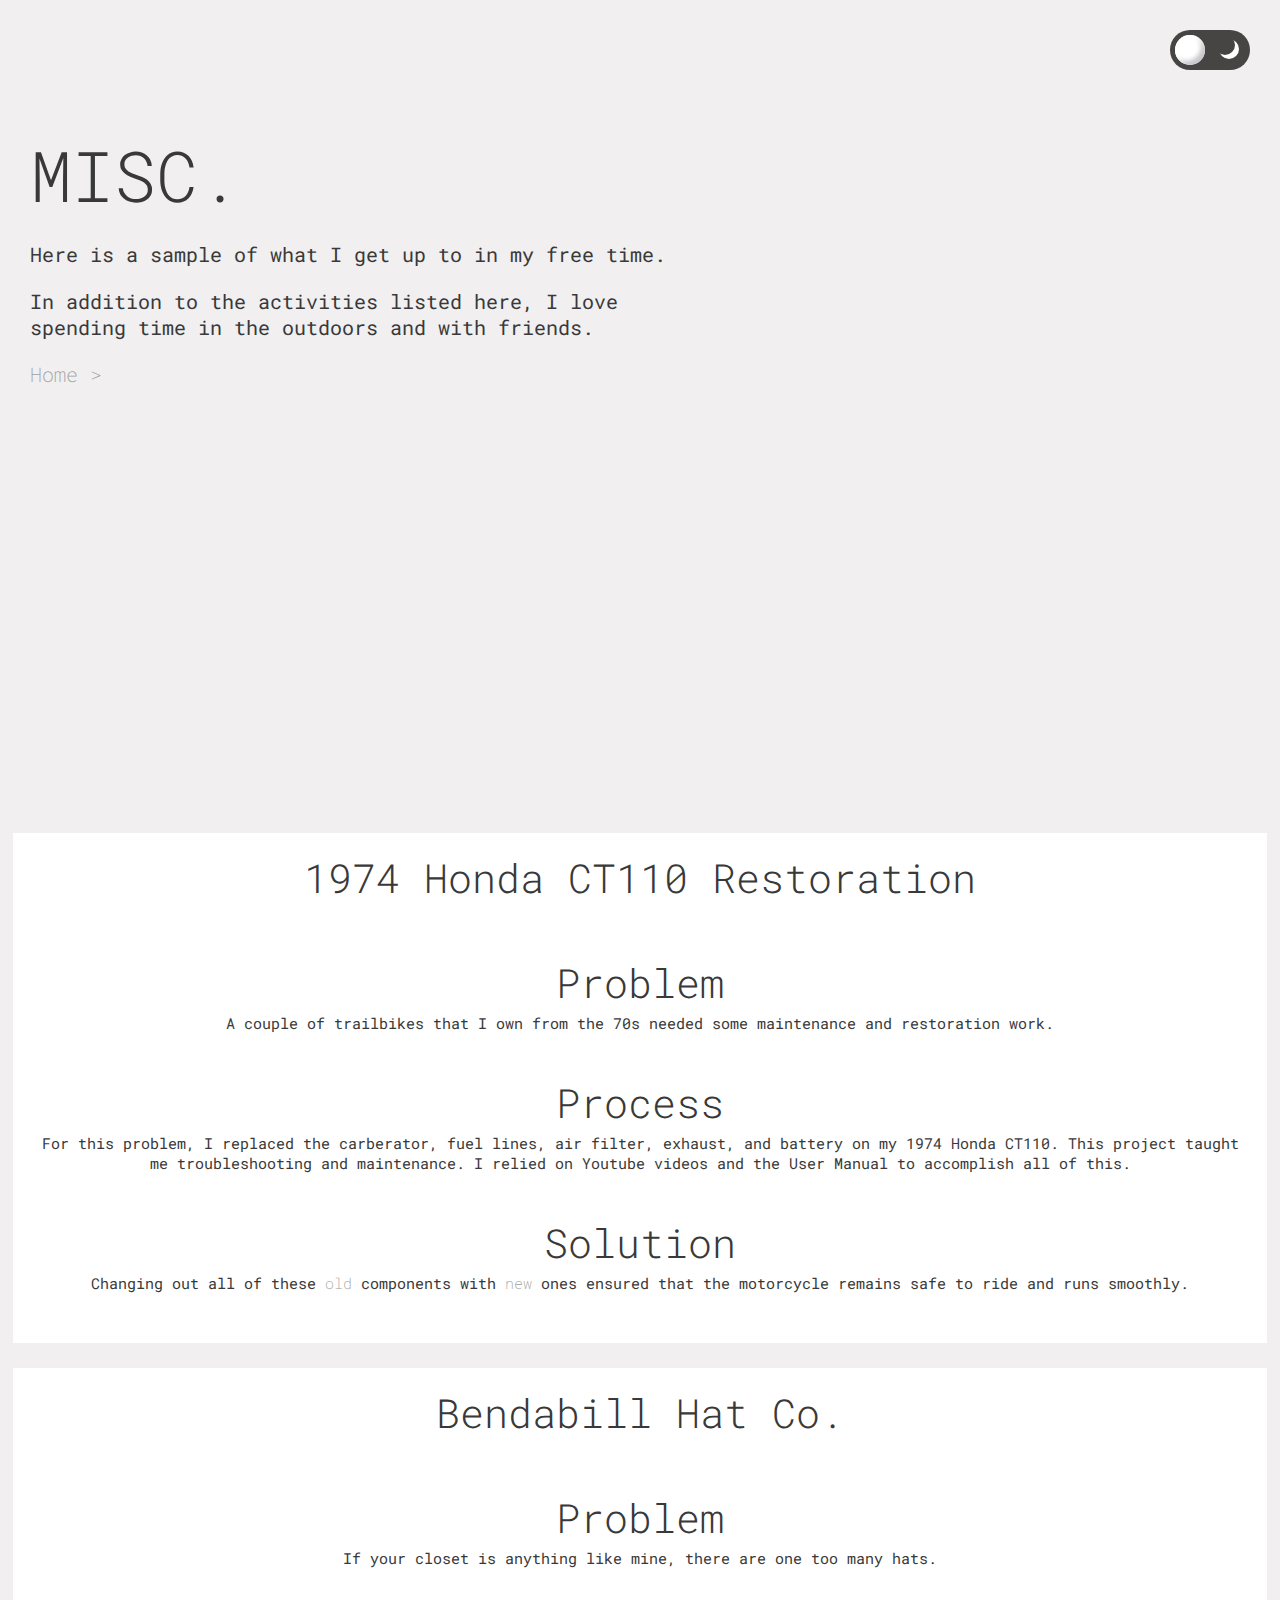
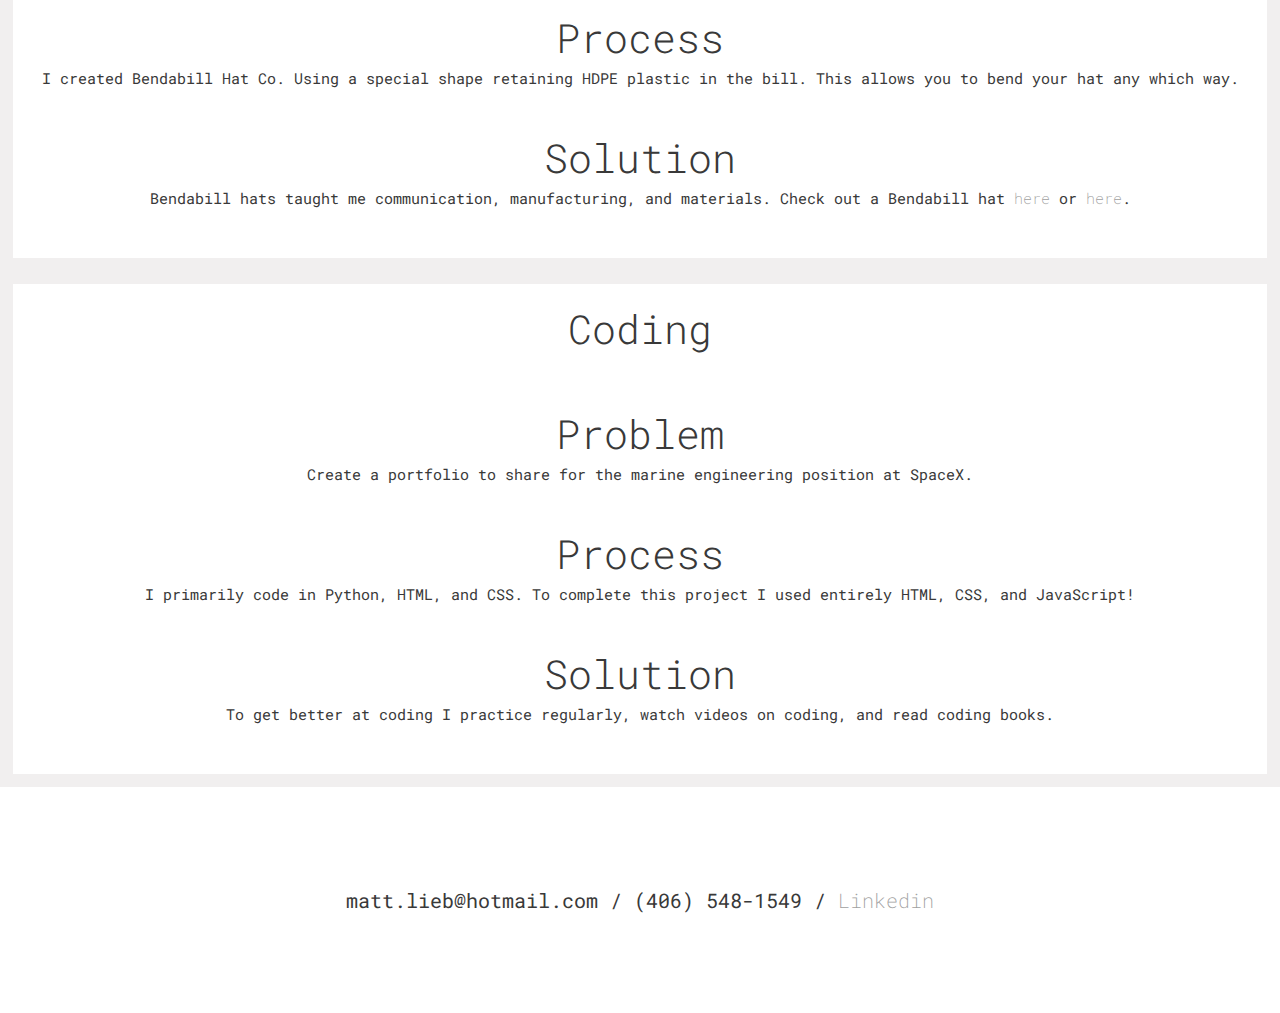
<file: misc.html>
<html lang="en">
<head>
    <meta charset="utf-8">
    <title>Matt Lieb Portfolio</title>
    <link rel="stylesheet" href="styles.css">
    <meta name="viewport" content="width=device-width, initial-scale=1">

</head>
<body>
    <header>
        <div class="switch">
            <div class="flicker"></div>
             <div class="moon"></div>
        </div>
    </header>

    <section class="main">
        <div class="main-text">
            <h1>MISC.</h1>
            </br>   
            <p>Here is a sample of what I get up to in my free time.</p>
            <br/>
            <p>In addition to the activities listed here, I love spending time in the outdoors and with friends. </p>
            <br/>
            <a href="index.html">Home ></a>
        </div>
    </section>

    <section class="sub-section">

       <div class="rectangle" id="honda">
           <h1 class="projectTitle">1974 Honda CT110 Restoration</h1>
            <h2>Problem</h2>
            <p class="p2">A couple of trailbikes that I own from the 70s needed some maintenance and restoration work.</p class="p2">
           
            <h2>Process</h2>
            <p class="p2">For this problem, I replaced the carberator, fuel lines, air filter, exhaust, and battery on my 1974 Honda CT110. 
                This project taught me troubleshooting and maintenance.
                I relied on Youtube videos and the User Manual to accomplish all of this. 
            </p class="p2">

            <h2>Solution</h2>
            <p class="p2">Changing out all of these <a href="Images/IMG_1401.JPG" target="_blank" class="smallLink">old</a> components with <a href="Images/IMG_1445.JPG" target="_blank" class="smallLink">new</a> ones ensured that the motorcycle remains safe to ride and runs smoothly.
            </p class="p2">
        </div> 
        
        <div class="rectangle" id="bendabill">
            <h1 class="projectTitle">Bendabill Hat Co.</h1>
            <h2>Problem</h2>
            <p class="p2">If your closet is anything like mine, there are one too many hats.</p class="p2">
           
            <h2>Process</h2>
            <p class="p2">I created Bendabill Hat Co. Using a special shape retaining HDPE plastic in the bill. This allows you to bend your hat any which way.

            </p class="p2">

            <h2>Solution</h2>
            <p class="p2">Bendabill hats taught me communication, manufacturing, and materials. Check out a Bendabill hat <a href="Images/IMG_0517.jpg" target="_blank" class="smallLink">here</a> or <a href="Images/IMG_0518.jpg" target="_blank" class="smallLink">here</a>.
            </p class="p2">
        </div> 

         <div class="rectangle" id="panelTool">
            <h1 class="projectTitle">Coding</h1>
            <h2>Problem</h2>
            <p class="p2">Create a portfolio to share for the marine engineering position at SpaceX. </p class="p2">
           
            <h2>Process</h2>
            <p class="p2">I primarily code in Python, HTML, and CSS. To complete this project I used entirely HTML, CSS, and JavaScript! 
            </p class="p2">

            <h2>Solution</h2>
            <p class="p2">To get better at coding I practice regularly, watch videos on coding, and read coding books.
            </p class="p2">
        </div>   
        
    </section>

    <footer id="footer">
        <p>matt.lieb@hotmail.com / (406) 548-1549 / <a href="https://www.linkedin.com/in/matthew-lieb/">Linkedin</a></p>
    </footer>

<script src="script.js"></script>    
</body>
</html>
</file>
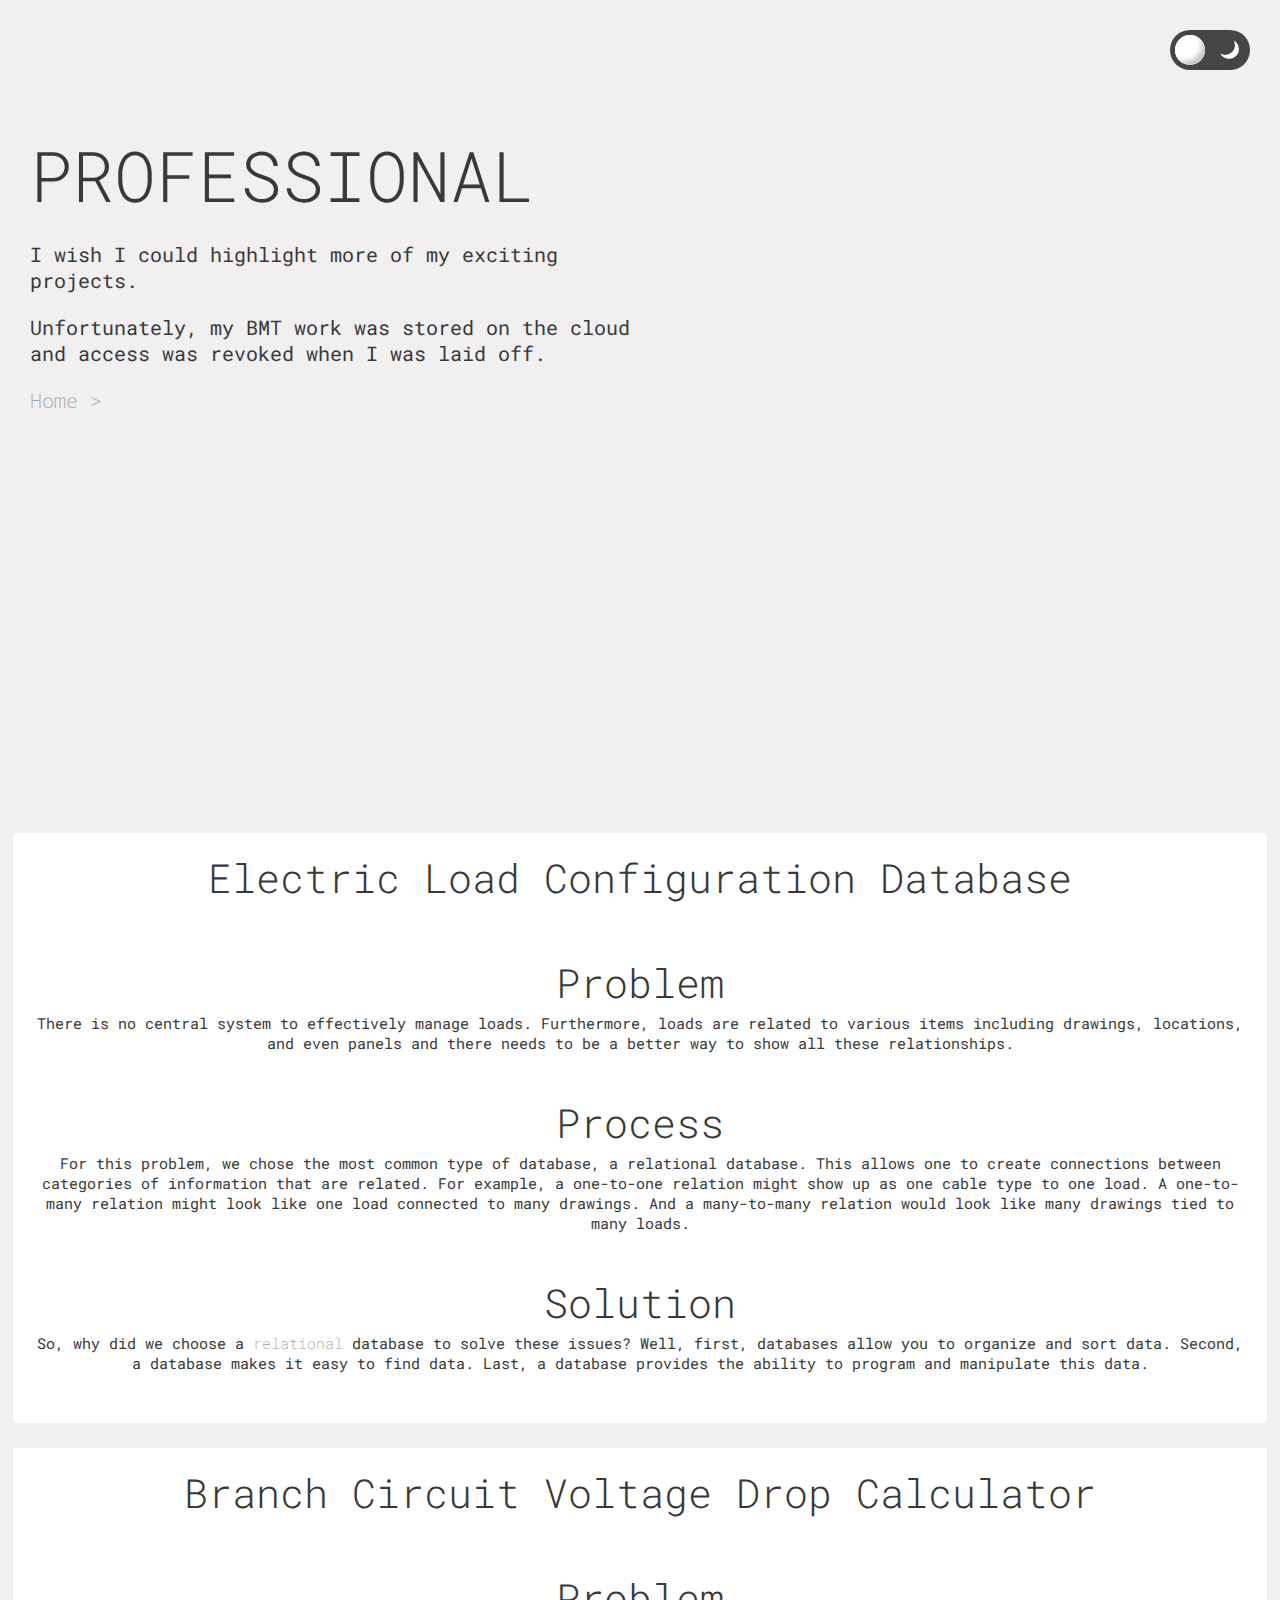
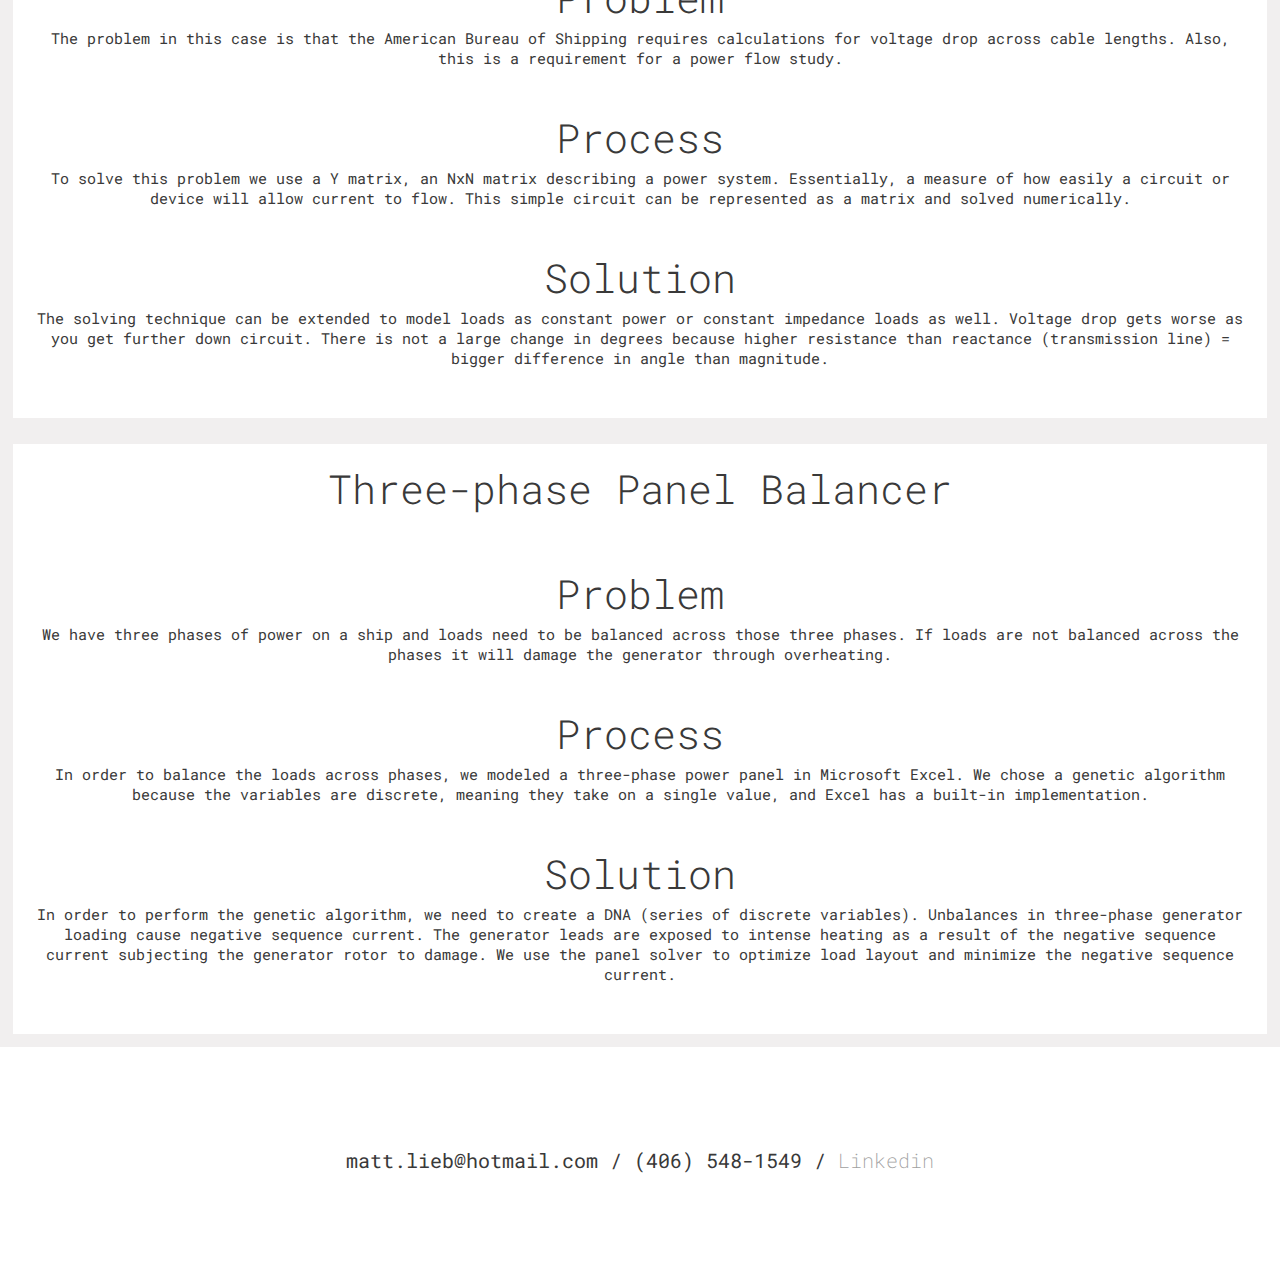
<file: professional.html>
<html lang="en">
<head>
    <meta charset="utf-8">
    <title>Matt Lieb Portfolio</title>
    <link rel="stylesheet" href="styles.css">
    <meta name="viewport" content="width=device-width, initial-scale=1">

</head>
<body>
    <header>
        <div class="switch">
            <div class="flicker"></div>
             <div class="moon"></div>
        </div>
    </header>

    <section class="main">
        <div class="main-text">
            <h1>PROFESSIONAL</h1>
            </br>   
            <p>I wish I could highlight more of my exciting projects.</p>
            <br/>
            <p>Unfortunately, my BMT work was stored on the cloud and access was revoked when I was laid off. </p>
            <br/>
            <a href="index.html">Home ></a>
        </div>
    </section>

    <section class="sub-section">

       <div class="rectangle" id="database">
           <h1 class="projectTitle">Electric Load Configuration Database</h1>
            <h2>Problem</h2>
            <p class="p2">There is no central system to effectively manage loads. Furthermore, loads are related to various items including drawings, locations, and even panels and there needs to be a better way to show all these relationships.</p class="p2">
           
            <h2>Process</h2>
            <p class="p2">For this problem, we chose the most common type of database, a relational database. 
                This allows one to create connections between categories of information that are related.
                For example, a one-to-one relation might show up as one cable type to one load.
                A one-to-many relation might look like one load connected to many drawings. 
                And a many-to-many relation would look like many drawings tied to many loads. 
            </p class="p2">

            <h2>Solution</h2>
            <p class="p2">So, why did we choose a <a href="Images/database copy.PNG" target="_blank" class="smallLink">relational</a> database to solve these issues?
                Well, first, databases allow you to organize and sort data. 
                Second, a database makes it easy to find data.
                Last, a database provides the ability to program and manipulate this data. 
            </p class="p2">
        </div> 
        
        <div class="rectangle" id="voltageDrop">
            <h1 class="projectTitle">Branch Circuit Voltage Drop Calculator</h1>
            <h2>Problem</h2>
            <p class="p2">The problem in this case is that the American Bureau of Shipping requires calculations for voltage drop across cable lengths. Also,  this is a requirement for a power flow study. </p class="p2">
           
            <h2>Process</h2>
            <p class="p2">To solve this problem we use a Y matrix, an NxN matrix describing a power system.
                Essentially, a measure of how easily a circuit or device will allow current to flow.
                This simple circuit can be represented as a matrix and solved numerically.

            </p class="p2">

            <h2>Solution</h2>
            <p class="p2">The solving technique can be extended to model loads as constant power or constant impedance loads as well.
                Voltage drop gets worse as you get further down circuit.
                There is not a large change in degrees because higher resistance than reactance (transmission line) = bigger difference in angle than magnitude.
            </p class="p2">
        </div> 

         <div class="rectangle" id="panelTool">
            <h1 class="projectTitle">Three-phase Panel Balancer</h1>
            <h2>Problem</h2>
            <p class="p2">We have three phases of power on a ship and loads need to be balanced across those three phases. If loads are not balanced across the phases it will damage the generator through overheating. </p class="p2">
           
            <h2>Process</h2>
            <p class="p2">In order to balance the loads across phases, we modeled a three-phase power panel in Microsoft Excel. We chose a genetic algorithm because the variables are discrete, meaning they take on a single value, and Excel has a built-in implementation.
            </p class="p2">

            <h2>Solution</h2>
            <p class="p2"> 
                    In order to perform the genetic algorithm, we need to create a DNA (series of discrete variables). Unbalances in three-phase generator loading cause negative sequence current. The generator leads are exposed to intense heating as a result of the negative sequence current subjecting the generator rotor to damage. We use the panel solver to optimize load layout and minimize the negative sequence current. 
            </p class="p2">
        </div>   
        
    </section>

    <footer id="footer">
        <p>matt.lieb@hotmail.com / (406) 548-1549 / <a href="https://www.linkedin.com/in/matthew-lieb/">Linkedin</a></p>
    </footer>

<script src="script.js"></script>    
</body>
</html>
</file>
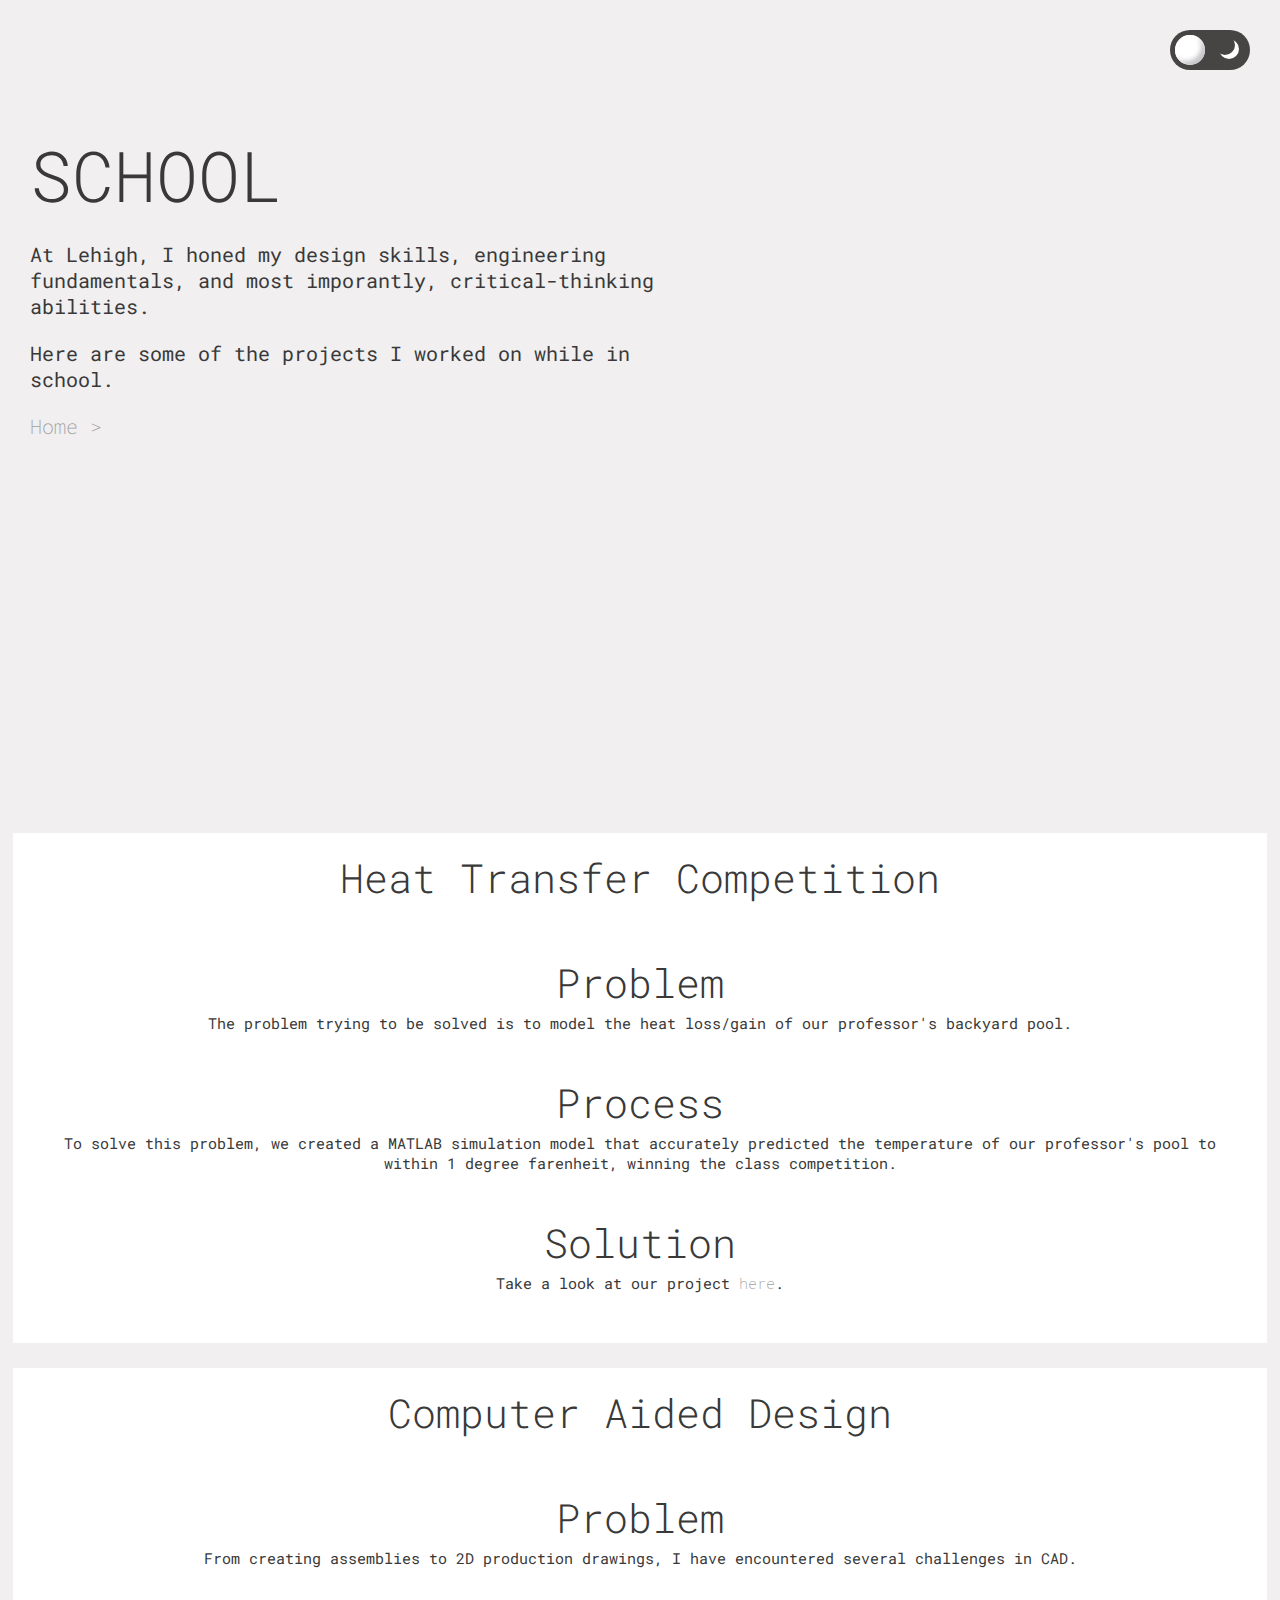
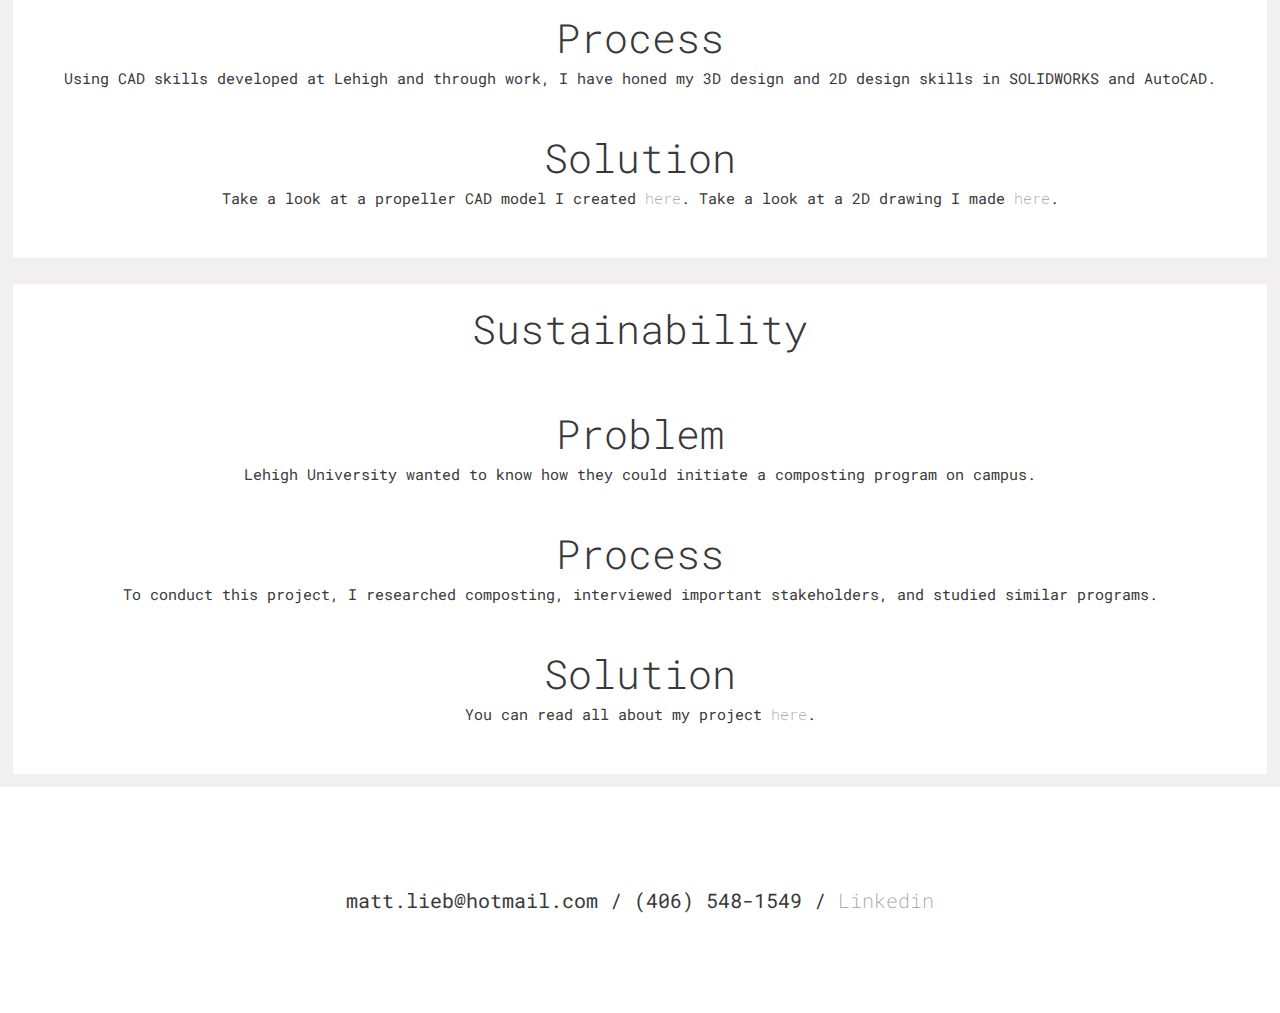
<file: school.html>
<html lang="en">
<head>
    <meta charset="utf-8">
    <title>Matt Lieb Portfolio</title>
    <link rel="stylesheet" href="styles.css">
    <meta name="viewport" content="width=device-width, initial-scale=1">

</head>
<body>
    <header>
        <div class="switch">
            <div class="flicker"></div>
             <div class="moon"></div>
        </div>
    </header>

    <section class="main">
        <div class="main-text">
            <h1>SCHOOL</h1>
            </br>   
            <p>At Lehigh, I honed my design skills, engineering fundamentals, and most imporantly, critical-thinking abilities.</p>
            <br/>
            <p>Here are some of the projects I worked on while in school.</p>
            <br/>
            <a href="index.html">Home ></a>
        </div>
    </section>

    <section class="sub-section">

        <div class="rectangle" id="heat">
            <h1 class="projectTitle">Heat Transfer Competition</h1>
                <h2>Problem</h2>
                <p class="p2">The problem trying to be solved is to model the heat loss/gain of our professor's backyard pool.</p class="p2">
            
                <h2>Process</h2>
                <p class="p2">To solve this problem, we created a MATLAB simulation model that accurately predicted the temperature of our professor's pool to within 1 degree farenheit, winning the class competition. 
                </p class="p2">

                <h2>Solution</h2>
                <p class="p2">Take a look at our project <a href="Assets/Phase III Write-Up.pdf" target="_blank" class="smallLink">here</a>.</p class="p2">
            </div> 
        </div>
        
        <div class="rectangle" id="cad">
            <h1 class="projectTitle">Computer Aided Design</h1>
            <h2>Problem</h2>
            <p class="p2">From creating assemblies to 2D production drawings, I have encountered several challenges in CAD. </p class="p2">
           
            <h2>Process</h2>
            <p class="p2">Using CAD skills developed at Lehigh and through work, I have honed my 3D design and 2D design skills in SOLIDWORKS and AutoCAD.

            </p class="p2">

            <h2>Solution</h2>
            <p class="p2"> Take a look at a propeller CAD model I created <a href="images/cad copy.png" target="_blank" class="smallLink">here</a>. Take a look at a 2D drawing I made <a href="images/VICE_EXPLODED copy-1.png" target="_blank" class="smallLink">here</a>. </p class="p2">
            </p class="p2">
        </div> 

         <div class="rectangle" id="hw">
            <h1 class="projectTitle">Sustainability</h1>
            <h2>Problem</h2>
            <p class="p2">Lehigh University wanted to know how they could initiate a composting program on campus. </p class="p2">
           
            <h2>Process</h2>
            <p class="p2">To conduct this project, I researched composting, interviewed important stakeholders, and studied similar programs. 
            </p class="p2">

            <h2>Solution</h2>
            <p class="p2">You can read all about my project <a class="smallLink" target="_blank" href="Assets/Matt Lieb Composting Final copy 2.pdf">here</a>. </p class="p2">
        </div>   
        
    </section>

    <footer id="footer">
        <p>matt.lieb@hotmail.com / (406) 548-1549 / <a href="https://www.linkedin.com/in/matthew-lieb/">Linkedin</a></p>
    </footer>

<script src="script.js"></script>    
</body>
</html>
</file>
<file: styles.css>
@import url('https://fonts.googleapis.com/css2?family=IBM+Plex+Sans+Thai+Looped:wght@200;300;400;500&family=Murecho&family=Roboto+Mono:wght@700&family=Roboto:wght@700&display=swap');

body{
    transition: 0.3s;
    margin: 0;
    padding: 0;
    background-color: rgb(241, 239, 239);
    font-family: 'IBM Plex Sans Thai Looped',
    sans-serif;
    font-family: 'Murecho',
    sans-serif;
    font-family: 'Roboto',
    sans-serif;
    font-family: 'Roboto Mono',
    monospace;
    color: rgb(57, 57, 57);
}

h1{
    font-size: 70px;
    line-height: 70px;
    font-weight: 300;
    margin: 10px 0;
}

.projectTitle{
    font-size: 40px;
}

h2{
    font-size: 40px;
    line-height: 40px;
    font-weight: 300;
    margin: 50px 0 10px 0;
}

p{
    margin: 0px;
    font-size: 20px;
}

.p2{
    margin: 0px;
    font-size: 15px; 
}

a{
    color: rgb(160, 160, 160);
    font-size: 20px;
    text-decoration: none;
    font-weight: 200;
}

.dark a{
    color: rgb(160, 160, 160);
    font-size: 20px;
    text-decoration: none;
    font-weight: 200;
}

.smallLink{
    font-size: 15px;
}

header{
    display: flex;
    justify-content: flex-end;
    padding: 30px;
}

.switch{
    width: 80px;
    height: 40px;
    border-radius: 20px;
    background-color: rgb(71, 68, 68);
    position: relative;
}

.flicker{
    width: 30px;
    height: 30px;
    border-radius: 15px;
    background-color: rgb(255, 255, 255);
    position: absolute;
    top: 5px;
    left: 5px;
    transition: 0.3s;
    box-shadow: 
        inset 4px 4px 4px rgb(255, 255, 255),
        inset -4px -4px 4px rgb(195 193 198 / 90%);
}

.dark{
    background-color: rgb(57, 57, 57);
    transition: 0.3s;
}

.moon {
    width: 20px;
    height: 20px;
    border-radius: 10px;
    box-shadow: 4px 4px 0 0 rgb(255, 255, 255);
    position: absolute;
    top: 5px;
    left: 45px;
}

.dark .flicker {
    transform: translateX(40px);
} 

.dark > * {
    color:rgb(255, 255, 255);
}

.main {
    height: 80vh;
    display: flex;
    flex-direction: row;
}

.main-text{
    padding: 30px;
}

.square{
    width: 98%;
    margin: 1%;
    height: 350px;
    background-color: rgb(121, 143, 172);
    text-align: center;
}

.rectangle {
    width: 98%;
    margin: 1%;
    height: 30%;
    background-color: rgb(255, 255, 255);
    text-align: center;
    word-wrap: break-word;
    overflow: hidden; 
    padding: 0 20px 50px 20px;
}

.dark .rectangle{
    background-color: rgb(71, 71, 71);
}

.dark .square{
    background-color: rgb(71, 71, 71);
}

#professional{
    background-image: url("images/row-1-column-1.jpg");
    background-size: cover; 
} 

 #school {
    background-image: url("images/row-1-column-2.jpg");
    background-size: cover;
}

#misc {
    background-image: url("images/row-2-column-1.jpg");
    background-size: cover;
}

#resume {
    background-image: url("images/row-2-column-2.jpg");
    background-size: cover;
}

.dark #professional {
    background-image: url("images/row-1-column-1\ \(1\).jpg");
    background-size: cover;
}

.dark #school {
    background-image: url("images/row-1-column-2\ \(1\).jpg");
    background-size: cover;
}

.dark #misc {
    background-image: url("images/row-2-column-1\ \(1\).jpg");
    background-size: cover;
}

.dark #resume {
    background-image: url("images/row-2-column-2\ \(1\).jpg");
    background-size: cover
}

.sub-section{
    display: flex;
    flex-wrap: wrap;
}

footer{
    display: flex;
    justify-content: center;
    padding: 100px 30px;
    background-color: rgb(255, 255, 255);
}

.dark footer{
    background-color: rgb(71, 71, 71);
}

@media only screen and (min-width: 970px) {
    .main-text{
        width: 50%;
    }
    .square{
        width: 48%;
        margin: 1%;
        height: 600px;
     }

    .hero-image {
        position: relative;
        width: 50%;
        height: 500px;
        background-image: url("Images/download\ \(1\).png");
        background-size: contain;
        background-repeat: no-repeat;
        
    }
    .dark .hero-image {
        background-image: url("Images/download.png");
    }
}
</file>
